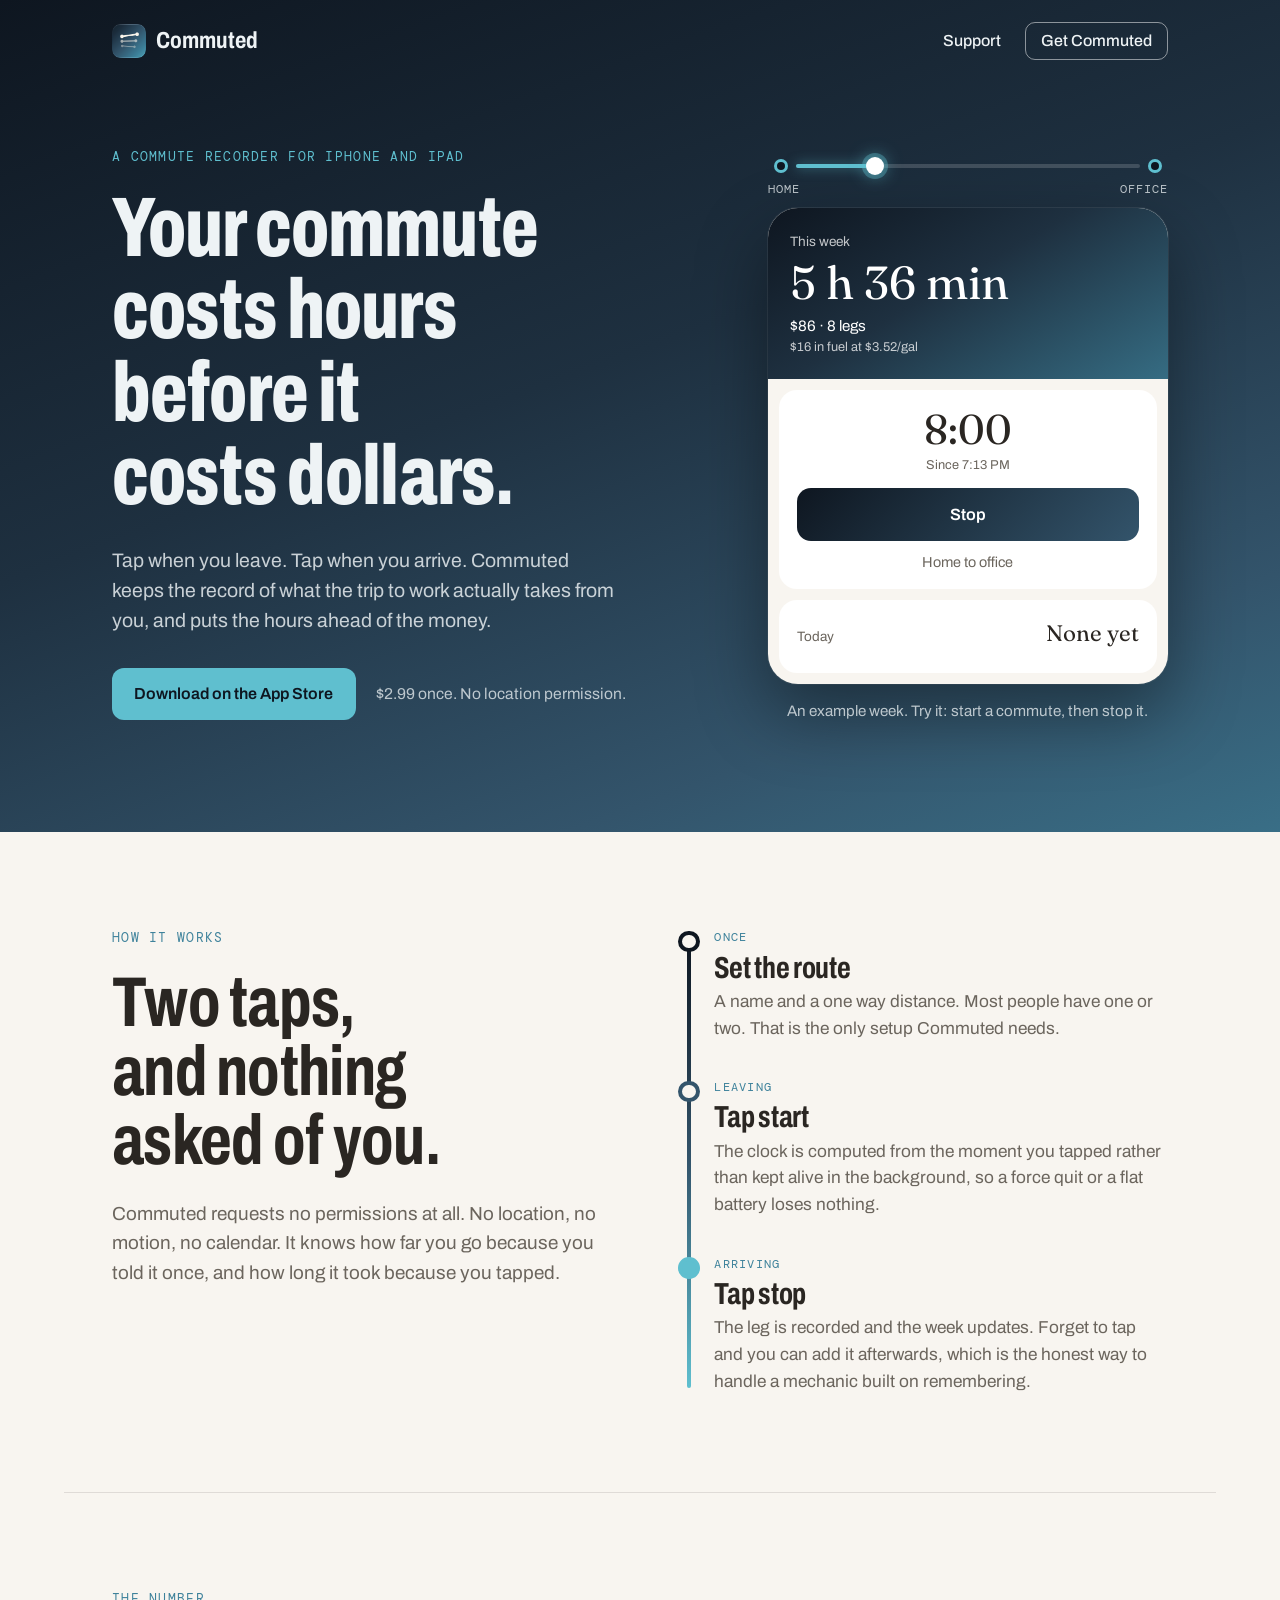
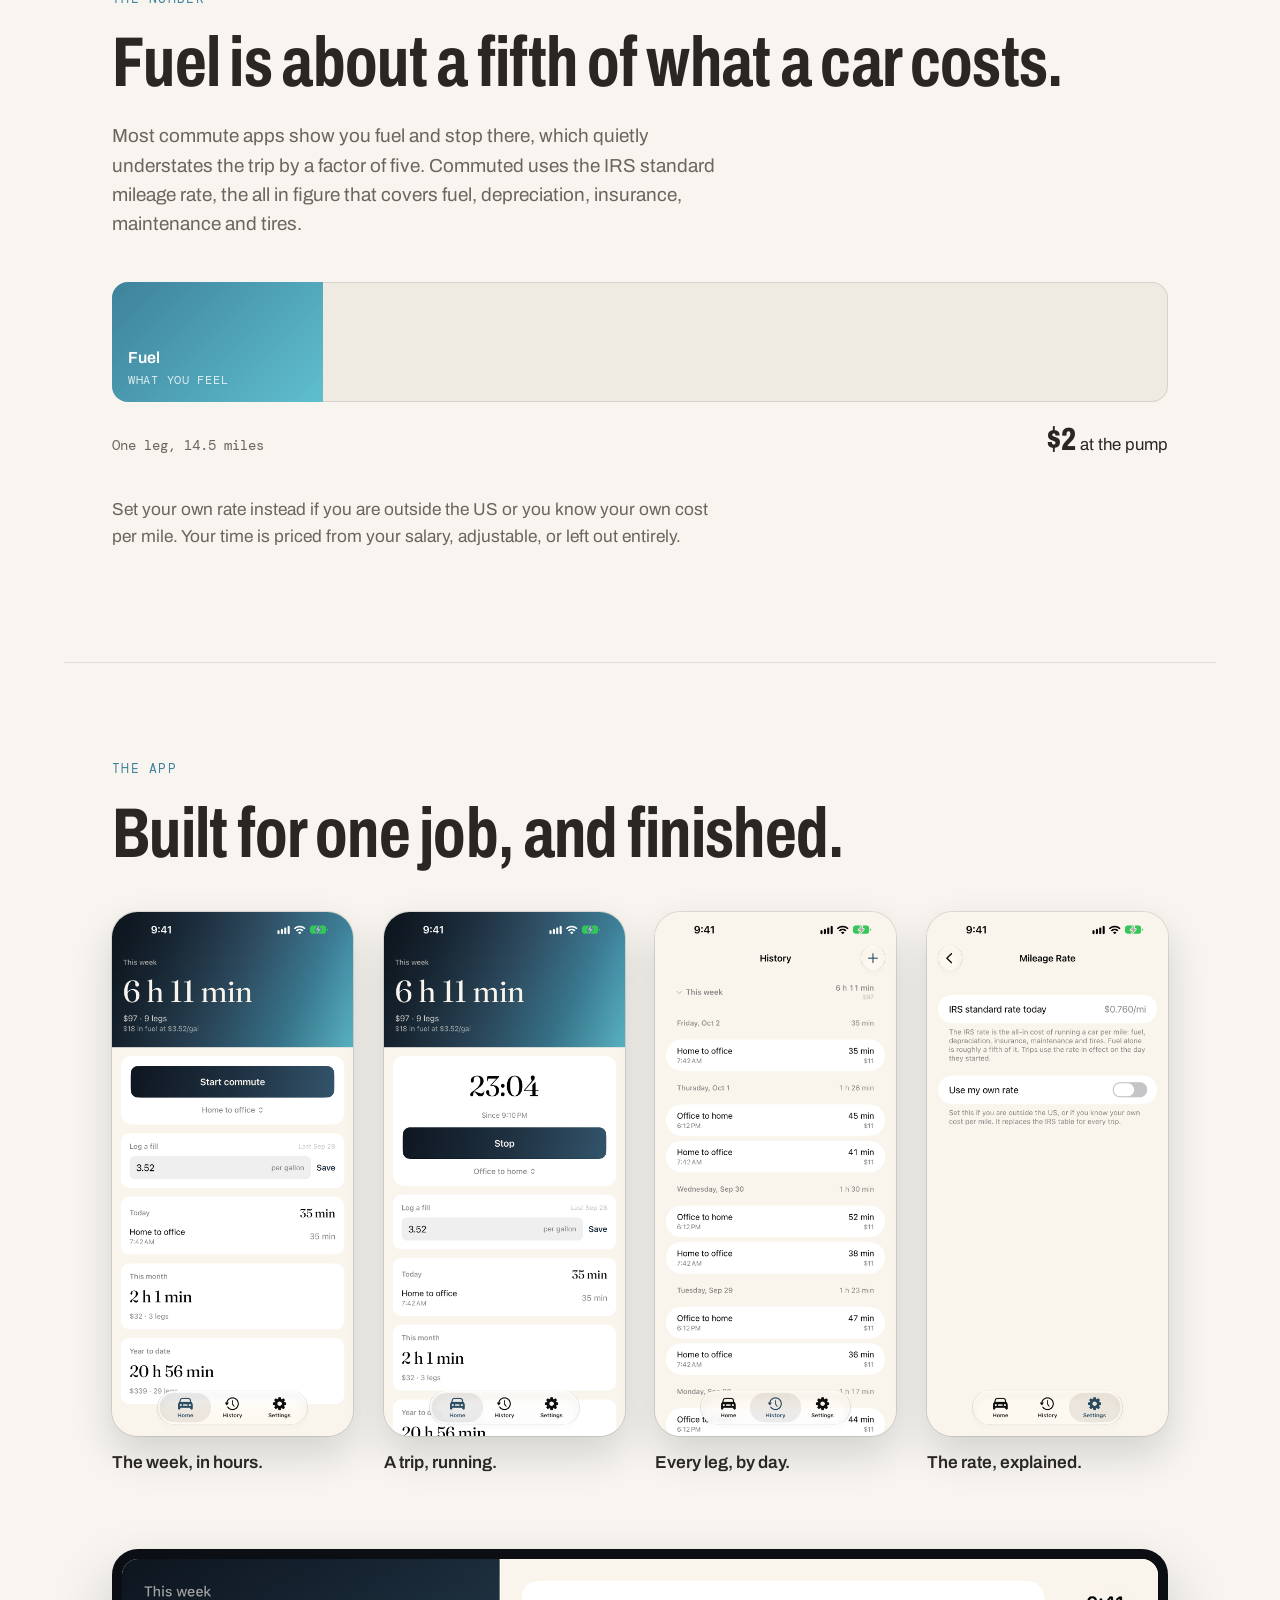
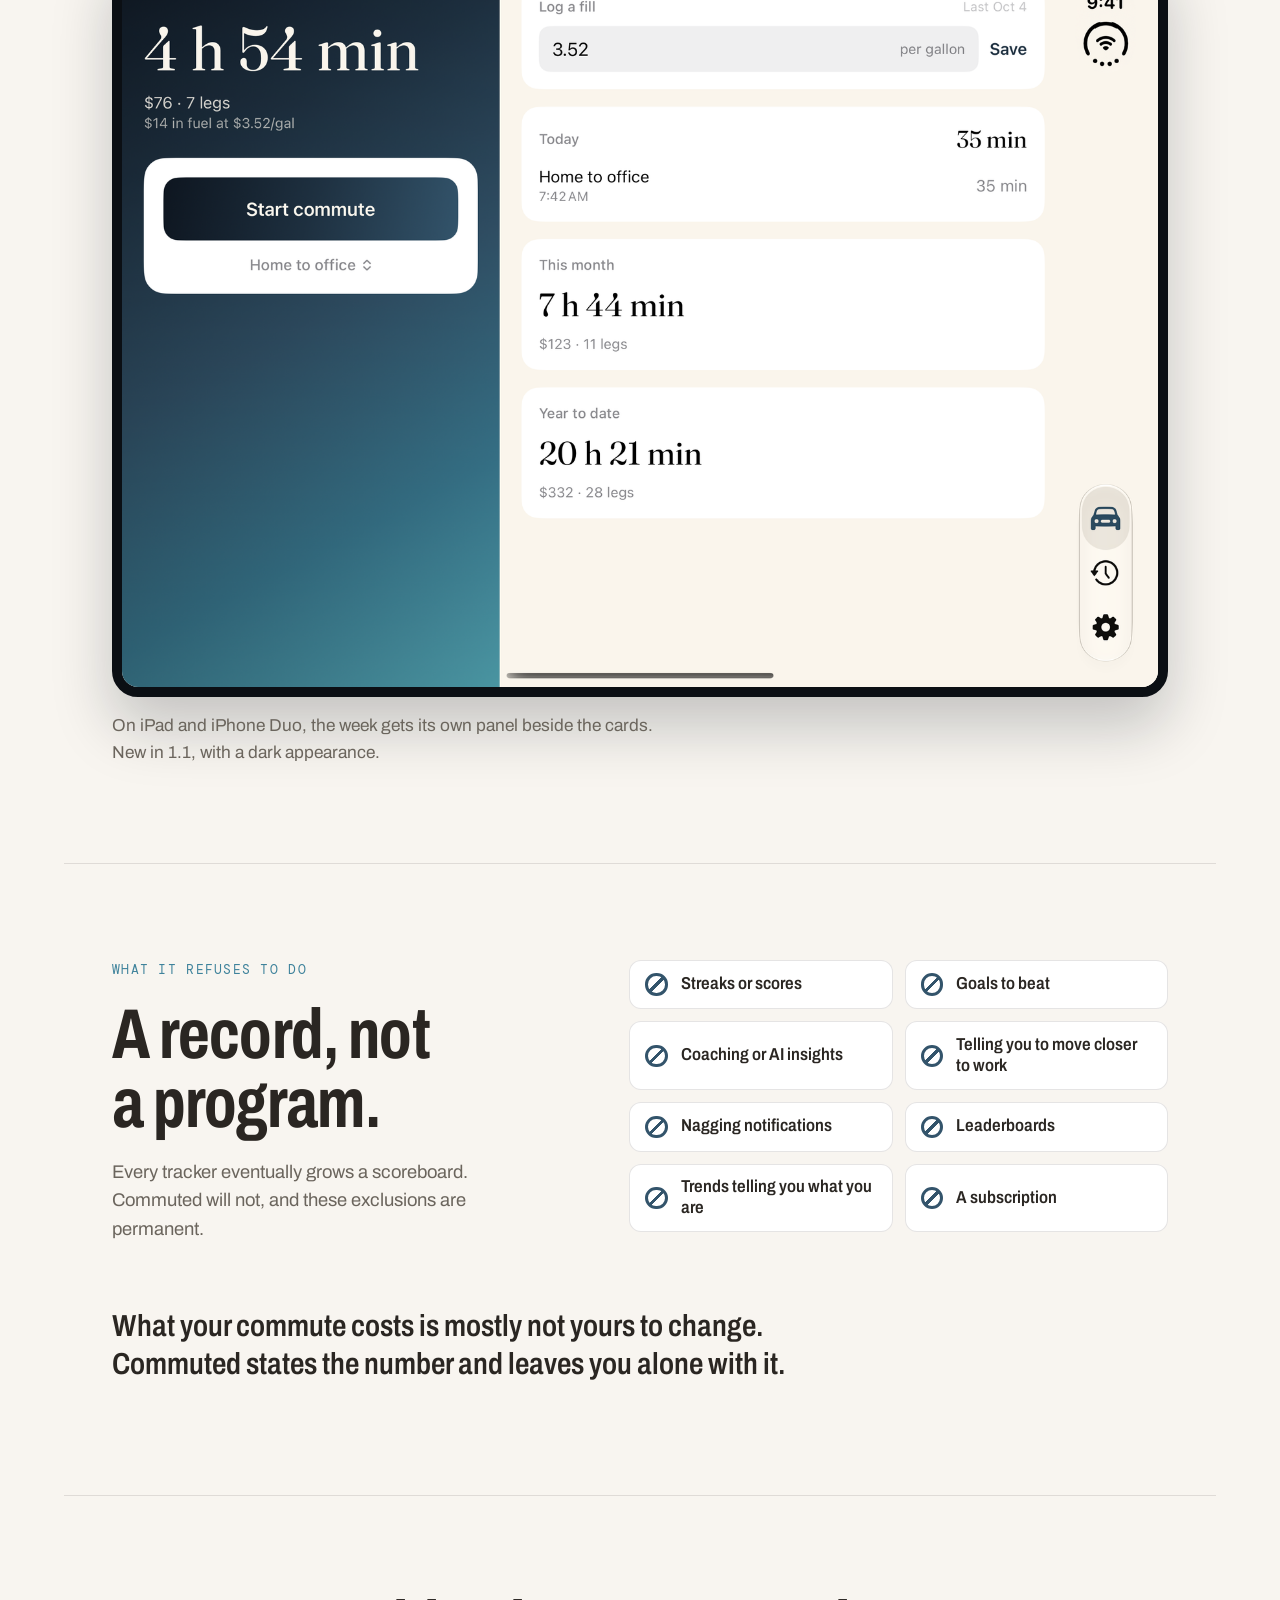
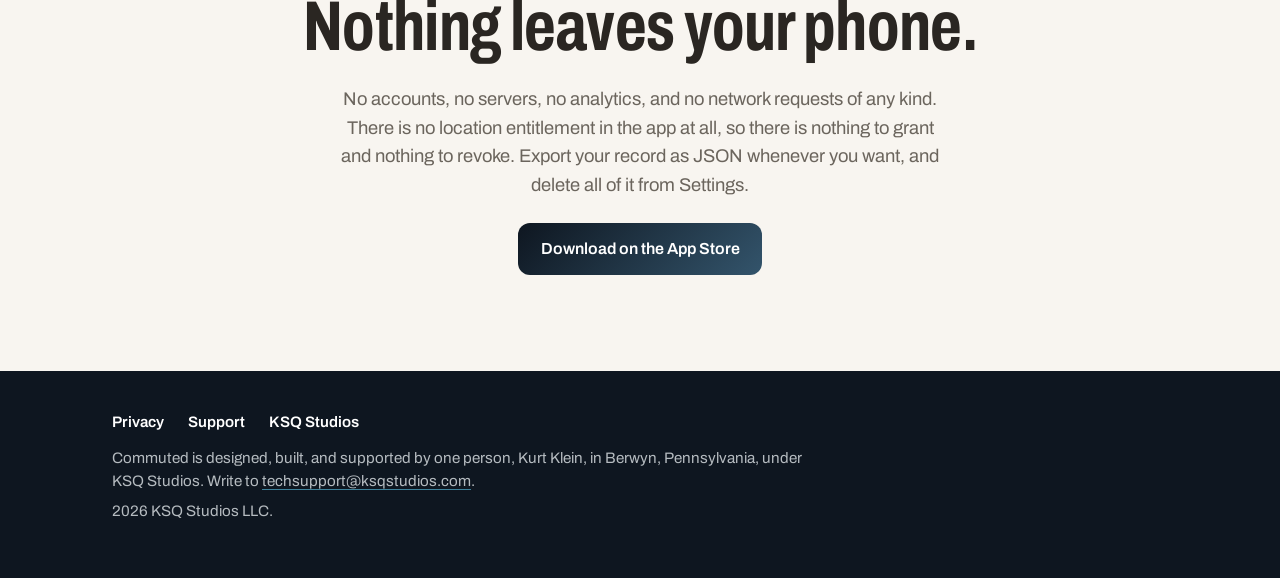
<file: index.html>
<!doctype html>
<html lang="en">
<head>
<meta charset="utf-8">
<meta name="viewport" content="width=device-width, initial-scale=1">
<title>Commuted, what your commute really costs</title>
<meta name="description" content="Commuted records what getting to work costs you, in hours first and dollars second. One tap when you leave, one when you arrive. No location permission, nothing leaves your phone.">
<meta property="og:type" content="website">
<meta property="og:url" content="https://commuted.app">
<meta property="og:title" content="Commuted">
<meta property="og:description" content="Your commute costs hours before it costs dollars.">
<meta property="og:image" content="https://commuted.app/og-image.png">
<meta name="twitter:card" content="summary_large_image">
<link rel="canonical" href="https://commuted.app">
<meta name="theme-color" content="#0e1620">
<link rel="icon" href="/favicon.png">
<link rel="apple-touch-icon" href="/apple-touch-icon.png">
<link rel="preconnect" href="https://fonts.googleapis.com">
<link rel="preconnect" href="https://fonts.gstatic.com" crossorigin>
<link href="https://fonts.googleapis.com/css2?family=Archivo:wdth,wght@62..125,400..800&family=Fraunces:opsz,wght@72,400&family=DM+Mono:wght@400;500&display=swap" rel="stylesheet">
<link rel="stylesheet" href="/styles.css">
<script defer src="/scripts.js"></script>
</head>
<body>

<div class="road">

  <header class="bar">
    <div class="bar-inner">
      <a class="mark" href="/"><img src="/apple-touch-icon.png" alt="" width="34" height="34">Commuted</a>
      <nav aria-label="Site">
        <a href="/support">Support</a>
        <a class="bar-cta" href="https://apps.apple.com/us/app/commuted/id6805281897" rel="noopener">Get Commuted</a>
      </nav>
    </div>
  </header>

  <section class="hero">
    <div class="hero-text">
      <p class="eyebrow">A commute recorder for iPhone and iPad</p>
      <h1>Your commute costs hours before it costs dollars.</h1>
      <p class="lede">
        Tap when you leave. Tap when you arrive. Commuted keeps the record of
        what the trip to work actually takes from you, and puts the hours
        ahead of the money.
      </p>
      <p class="buy">
        <a class="button" href="https://apps.apple.com/us/app/commuted/id6805281897" rel="noopener">Download on the App Store</a>
        <span>$2.99 once. No location permission.</span>
      </p>
    </div>

    <!-- One leg, recorded. The route lights as the trip runs, Stop records
         it, and the week above takes on its hours and its dollars. It plays
         once by itself; after that the buttons are the visitor's. A minute
         of commute passes in a fifth of a second. -->
    <figure class="trip" id="trip">
      <div class="route" aria-hidden="true">
        <span class="stop-dot from"></span>
        <span class="line"><span class="lit" id="lit"></span><span class="car" id="car"></span></span>
        <span class="stop-dot to"></span>
        <span class="stop-name from">Home</span>
        <span class="stop-name to">Office</span>
      </div>

      <div class="phone">
        <div class="week-head">
          <p class="small">This week</p>
          <p class="big"><span id="wk">5 h 36 min</span></p>
          <p class="money"><span id="wk-cost">$86</span> · <span id="wk-legs">8</span> legs</p>
          <p class="fuel"><span id="wk-fuel">$16</span> in fuel at $3.52/gal</p>
        </div>
        <div class="card control">
          <p class="clock" id="clock" hidden>0:00</p>
          <p class="since" id="since" hidden>Since 7:42 AM</p>
          <button type="button" class="go" id="go">Start commute</button>
          <p class="which">Home to office</p>
        </div>
        <div class="card today">
          <div class="today-head"><p>Today</p><p class="serif" id="today-total">None yet</p></div>
          <div class="legs" id="legs"></div>
        </div>
      </div>
      <figcaption>An example week. Try it: start a commute, then stop it.</figcaption>
    </figure>
  </section>

</div>

<main>

  <!-- How it works, set as a route with three stops. -->
  <section class="how">
    <div class="how-text">
      <p class="eyebrow dark">How it works</p>
      <h2>Two taps, and nothing asked of you.</h2>
      <p class="lede-dark">
        Commuted requests no permissions at all. No location, no motion, no
        calendar. It knows how far you go because you told it once, and how
        long it took because you tapped.
      </p>
    </div>
    <ol class="stations">
      <li>
        <p class="when">Once</p>
        <h3>Set the route</h3>
        <p>A name and a one way distance. Most people have one or two. That is the only setup Commuted needs.</p>
      </li>
      <li>
        <p class="when">Leaving</p>
        <h3>Tap start</h3>
        <p>The clock is computed from the moment you tapped rather than kept alive in the background, so a force quit or a flat battery loses nothing.</p>
      </li>
      <li>
        <p class="when">Arriving</p>
        <h3>Tap stop</h3>
        <p>The leg is recorded and the week updates. Forget to tap and you can add it afterwards, which is the honest way to handle a mechanic built on remembering.</p>
      </li>
    </ol>
  </section>

  <!-- The number. The fuel share fills first, the part you feel at the
       pump; then the rest of the leg's real cost fills in behind it. -->
  <section class="number" id="number">
    <p class="eyebrow dark">The number</p>
    <h2>Fuel is about a fifth of what a car costs.</h2>
    <p class="lede-dark">
      Most commute apps show you fuel and stop there, which quietly
      understates the trip by a factor of five. Commuted uses the IRS
      standard mileage rate, the all in figure that covers fuel,
      depreciation, insurance, maintenance and tires.
    </p>
    <div class="cost">
      <div class="cost-bar">
        <span class="part p-fuel"><b>Fuel</b><i>what you feel</i></span>
        <span class="part p-rest"><b>Depreciation, insurance, maintenance, tires</b><i>what you pay anyway</i></span>
      </div>
      <div class="cost-scale"><span>One leg, 14.5 miles</span><span class="cost-total"><span id="cost-num">$2</span> <span id="cost-label">at the pump</span></span></div>
    </div>
    <p class="note">
      Set your own rate instead if you are outside the US or you know your
      own cost per mile. Your time is priced from your salary, adjustable, or
      left out entirely.
    </p>
  </section>

  <section class="app">
    <p class="eyebrow dark">The app</p>
    <h2>Built for one job, and finished.</h2>
    <div class="shots">
      <figure><img src="/images/01.png" alt="Home: this week at 6 hours 11 minutes, $97 across 9 legs, with Start commute below." width="900" height="1955" loading="lazy"><figcaption>The week, in hours.</figcaption></figure>
      <figure><img src="/images/02.png" alt="A commute running: 23 minutes 4 seconds since 9:10 PM, with Stop." width="900" height="1955" loading="lazy"><figcaption>A trip, running.</figcaption></figure>
      <figure><img src="/images/03.png" alt="History grouped by day, each leg with its minutes and dollars." width="900" height="1955" loading="lazy"><figcaption>Every leg, by day.</figcaption></figure>
      <figure><img src="/images/04.png" alt="The mileage rate screen explaining what the IRS standard rate covers." width="900" height="1955" loading="lazy"><figcaption>The rate, explained.</figcaption></figure>
    </div>
    <figure class="duo">
      <img src="/images/duo.png" alt="Commuted on the unfolded iPhone Duo: the week at 4 hours 54 minutes in the gradient panel, with today, this month and year to date beside it." width="1600" height="1125" loading="lazy">
      <figcaption>On iPad and iPhone Duo, the week gets its own panel beside the cards. New in 1.1, with a dark appearance.</figcaption>
    </figure>
  </section>

  <section class="refuse">
    <div class="refuse-text">
      <p class="eyebrow">What it refuses to do</p>
      <h2>A record, not a program.</h2>
      <p>Every tracker eventually grows a scoreboard. Commuted will not, and these exclusions are permanent.</p>
    </div>
    <ul class="signs">
      <li>Streaks or scores</li>
      <li>Goals to beat</li>
      <li>Coaching or AI insights</li>
      <li>Telling you to move closer to work</li>
      <li>Nagging notifications</li>
      <li>Leaderboards</li>
      <li>Trends telling you what you are</li>
      <li>A subscription</li>
    </ul>
    <p class="close">What your commute costs is mostly not yours to change. Commuted states the number and leaves you alone with it.</p>
  </section>

  <section class="private">
    <h2>Nothing leaves your phone.</h2>
    <p>
      No accounts, no servers, no analytics, and no network requests of any
      kind. There is no location entitlement in the app at all, so there is
      nothing to grant and nothing to revoke. Export your record as JSON
      whenever you want, and delete all of it from Settings.
    </p>
    <p class="buy">
      <a class="button" href="https://apps.apple.com/us/app/commuted/id6805281897" rel="noopener">Download on the App Store</a>
    </p>
  </section>

</main>

<footer class="foot">
  <div class="foot-inner">
    <nav aria-label="Footer">
      <a href="/privacy">Privacy</a>
      <a href="/support">Support</a>
      <a href="https://ksqstudios.com">KSQ Studios</a>
    </nav>
    <p>Commuted is designed, built, and supported by one person, Kurt Klein, in Berwyn, Pennsylvania, under KSQ Studios. Write to <a href="mailto:techsupport@ksqstudios.com">techsupport@ksqstudios.com</a>.</p>
    <p>2026 KSQ Studios LLC.</p>
  </div>
</footer>

</body>
</html>
</file>
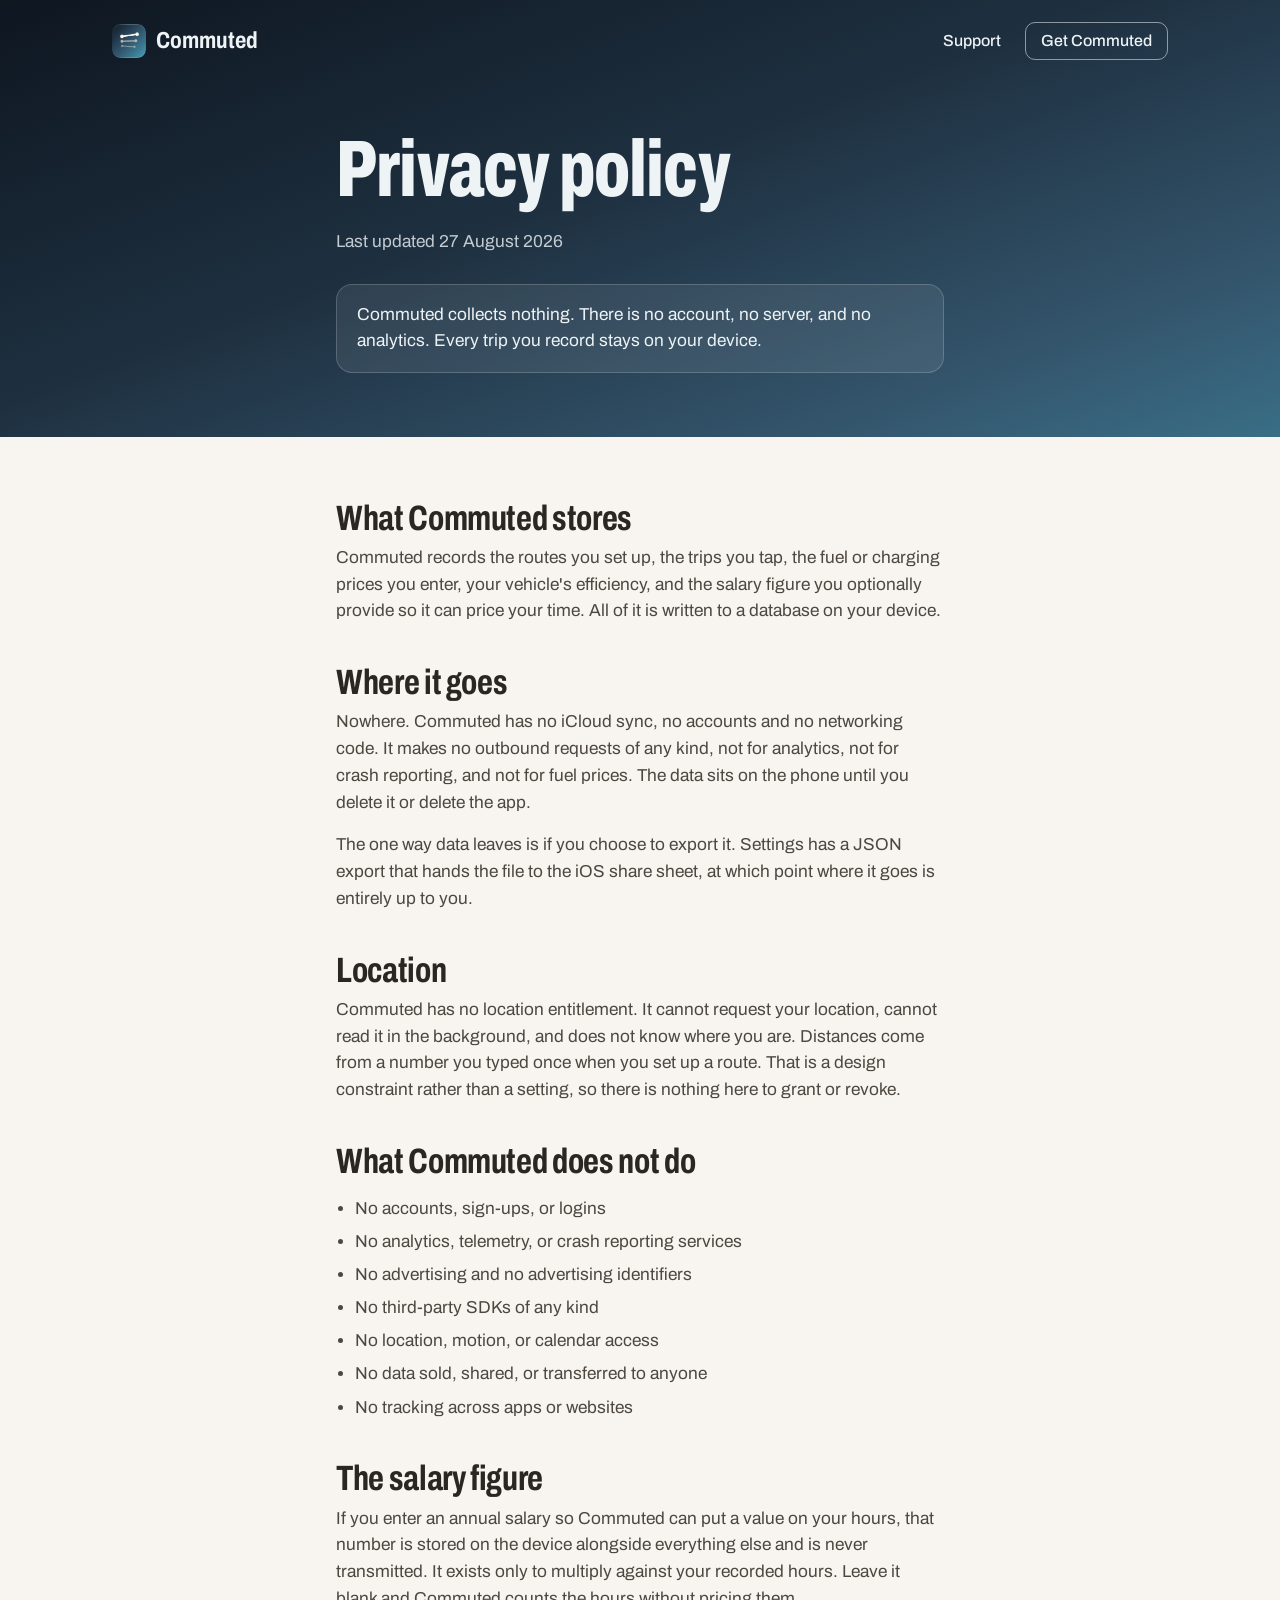
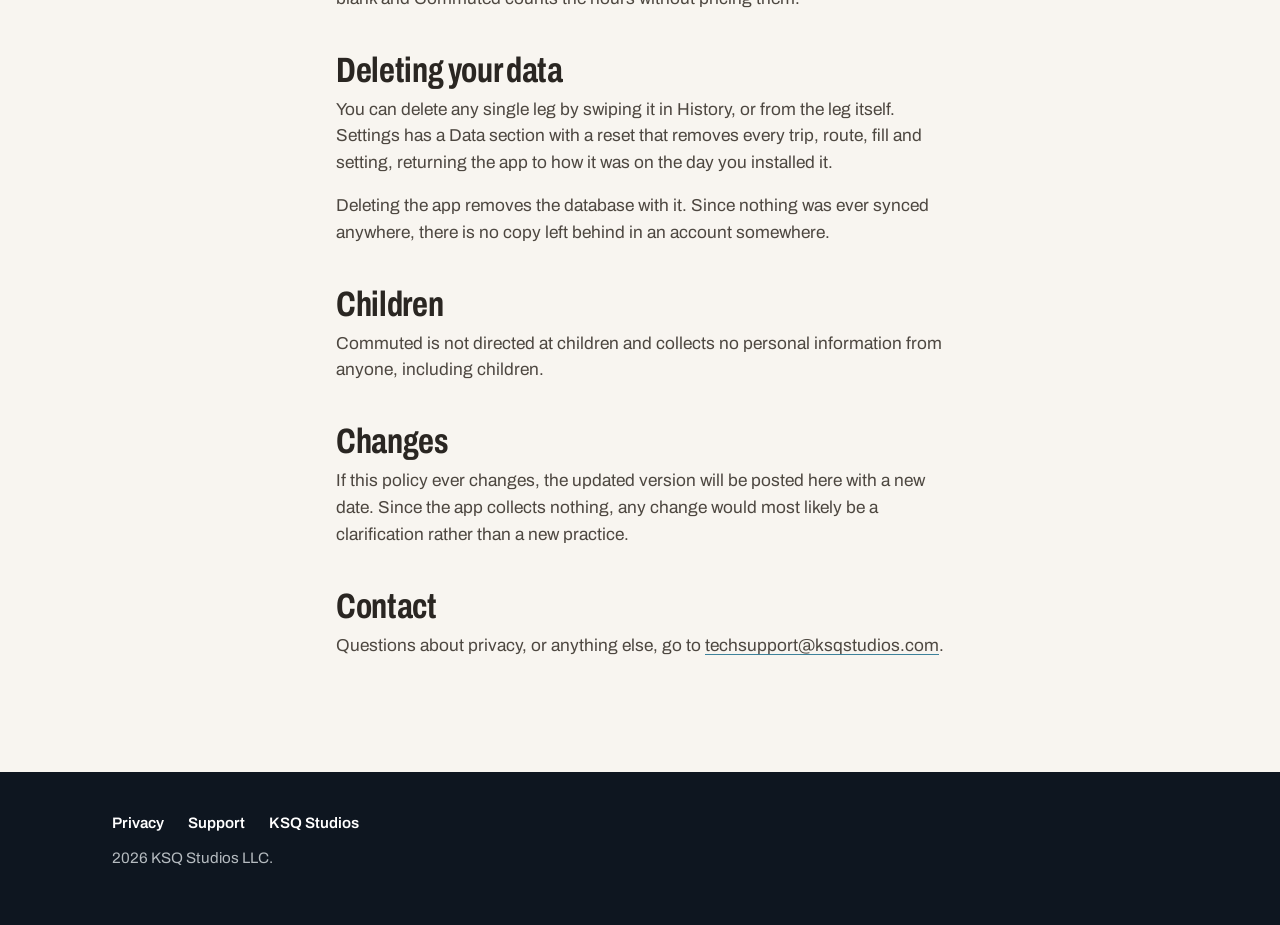
<file: privacy.html>
<!DOCTYPE html>
<html lang="en">
<head>
<meta charset="utf-8">
<meta name="viewport" content="width=device-width, initial-scale=1">
<title>Privacy policy, Commuted</title>
<meta name="description" content="Commuted collects nothing. Your record stays on your device and the app makes no network requests.">
<meta name="robots" content="index, follow">
<meta name="theme-color" content="#0e1620">
<link rel="icon" href="/favicon.png">
<link rel="apple-touch-icon" href="/apple-touch-icon.png">
<link rel="canonical" href="https://commuted.app/privacy">
<link rel="preconnect" href="https://fonts.googleapis.com">
<link rel="preconnect" href="https://fonts.gstatic.com" crossorigin>
<link href="https://fonts.googleapis.com/css2?family=Archivo:wdth,wght@62..125,400..800&family=Fraunces:opsz,wght@72,400&family=DM+Mono:wght@400;500&display=swap" rel="stylesheet">
<link rel="stylesheet" href="/styles.css">
</head>
<body class="doc-page">

<div class="road">

  <header class="bar">
    <div class="bar-inner">
      <a class="mark" href="/"><img src="/apple-touch-icon.png" alt="" width="34" height="34">Commuted</a>
      <nav aria-label="Site">
        <a href="/support">Support</a>
        <a class="bar-cta" href="https://apps.apple.com/us/app/commuted/id6805281897" rel="noopener">Get Commuted</a>
      </nav>
    </div>
  </header>

  <div class="doc-head">
  <h1>Privacy policy</h1>
  <p class="updated">Last updated 27 August 2026</p>

  <div class="card-accent">
    <p>Commuted collects nothing. There is no account, no server, and no analytics. Every trip you record stays on your device.</p>
  </div>
  </div>

</div>

<main class="doc">
  <h2>What Commuted stores</h2>
  <p>Commuted records the routes you set up, the trips you tap, the fuel or charging prices you enter, your vehicle's efficiency, and the salary figure you optionally provide so it can price your time. All of it is written to a database on your device.</p>

  <h2>Where it goes</h2>
  <p>Nowhere. Commuted has no iCloud sync, no accounts and no networking code. It makes no outbound requests of any kind, not for analytics, not for crash reporting, and not for fuel prices. The data sits on the phone until you delete it or delete the app.</p>
  <p>The one way data leaves is if you choose to export it. Settings has a JSON export that hands the file to the iOS share sheet, at which point where it goes is entirely up to you.</p>

  <h2>Location</h2>
  <p>Commuted has no location entitlement. It cannot request your location, cannot read it in the background, and does not know where you are. Distances come from a number you typed once when you set up a route. That is a design constraint rather than a setting, so there is nothing here to grant or revoke.</p>

  <h2>What Commuted does not do</h2>
  <ul>
    <li>No accounts, sign-ups, or logins</li>
    <li>No analytics, telemetry, or crash reporting services</li>
    <li>No advertising and no advertising identifiers</li>
    <li>No third-party SDKs of any kind</li>
    <li>No location, motion, or calendar access</li>
    <li>No data sold, shared, or transferred to anyone</li>
    <li>No tracking across apps or websites</li>
  </ul>

  <h2>The salary figure</h2>
  <p>If you enter an annual salary so Commuted can put a value on your hours, that number is stored on the device alongside everything else and is never transmitted. It exists only to multiply against your recorded hours. Leave it blank and Commuted counts the hours without pricing them.</p>

  <h2>Deleting your data</h2>
  <p>You can delete any single leg by swiping it in History, or from the leg itself. Settings has a Data section with a reset that removes every trip, route, fill and setting, returning the app to how it was on the day you installed it.</p>
  <p>Deleting the app removes the database with it. Since nothing was ever synced anywhere, there is no copy left behind in an account somewhere.</p>

  <h2>Children</h2>
  <p>Commuted is not directed at children and collects no personal information from anyone, including children.</p>

  <h2>Changes</h2>
  <p>If this policy ever changes, the updated version will be posted here with a new date. Since the app collects nothing, any change would most likely be a clarification rather than a new practice.</p>

  <h2>Contact</h2>
  <p>Questions about privacy, or anything else, go to <a href="mailto:techsupport@ksqstudios.com">techsupport@ksqstudios.com</a>.</p>
</main>

<footer class="foot">
  <div class="foot-inner">
    <nav aria-label="Footer">
      <a href="/privacy">Privacy</a>
      <a href="/support">Support</a>
      <a href="https://ksqstudios.com">KSQ Studios</a>
    </nav>
    <p>2026 KSQ Studios LLC.</p>
  </div>
</footer>

</body>
</html>
</file>
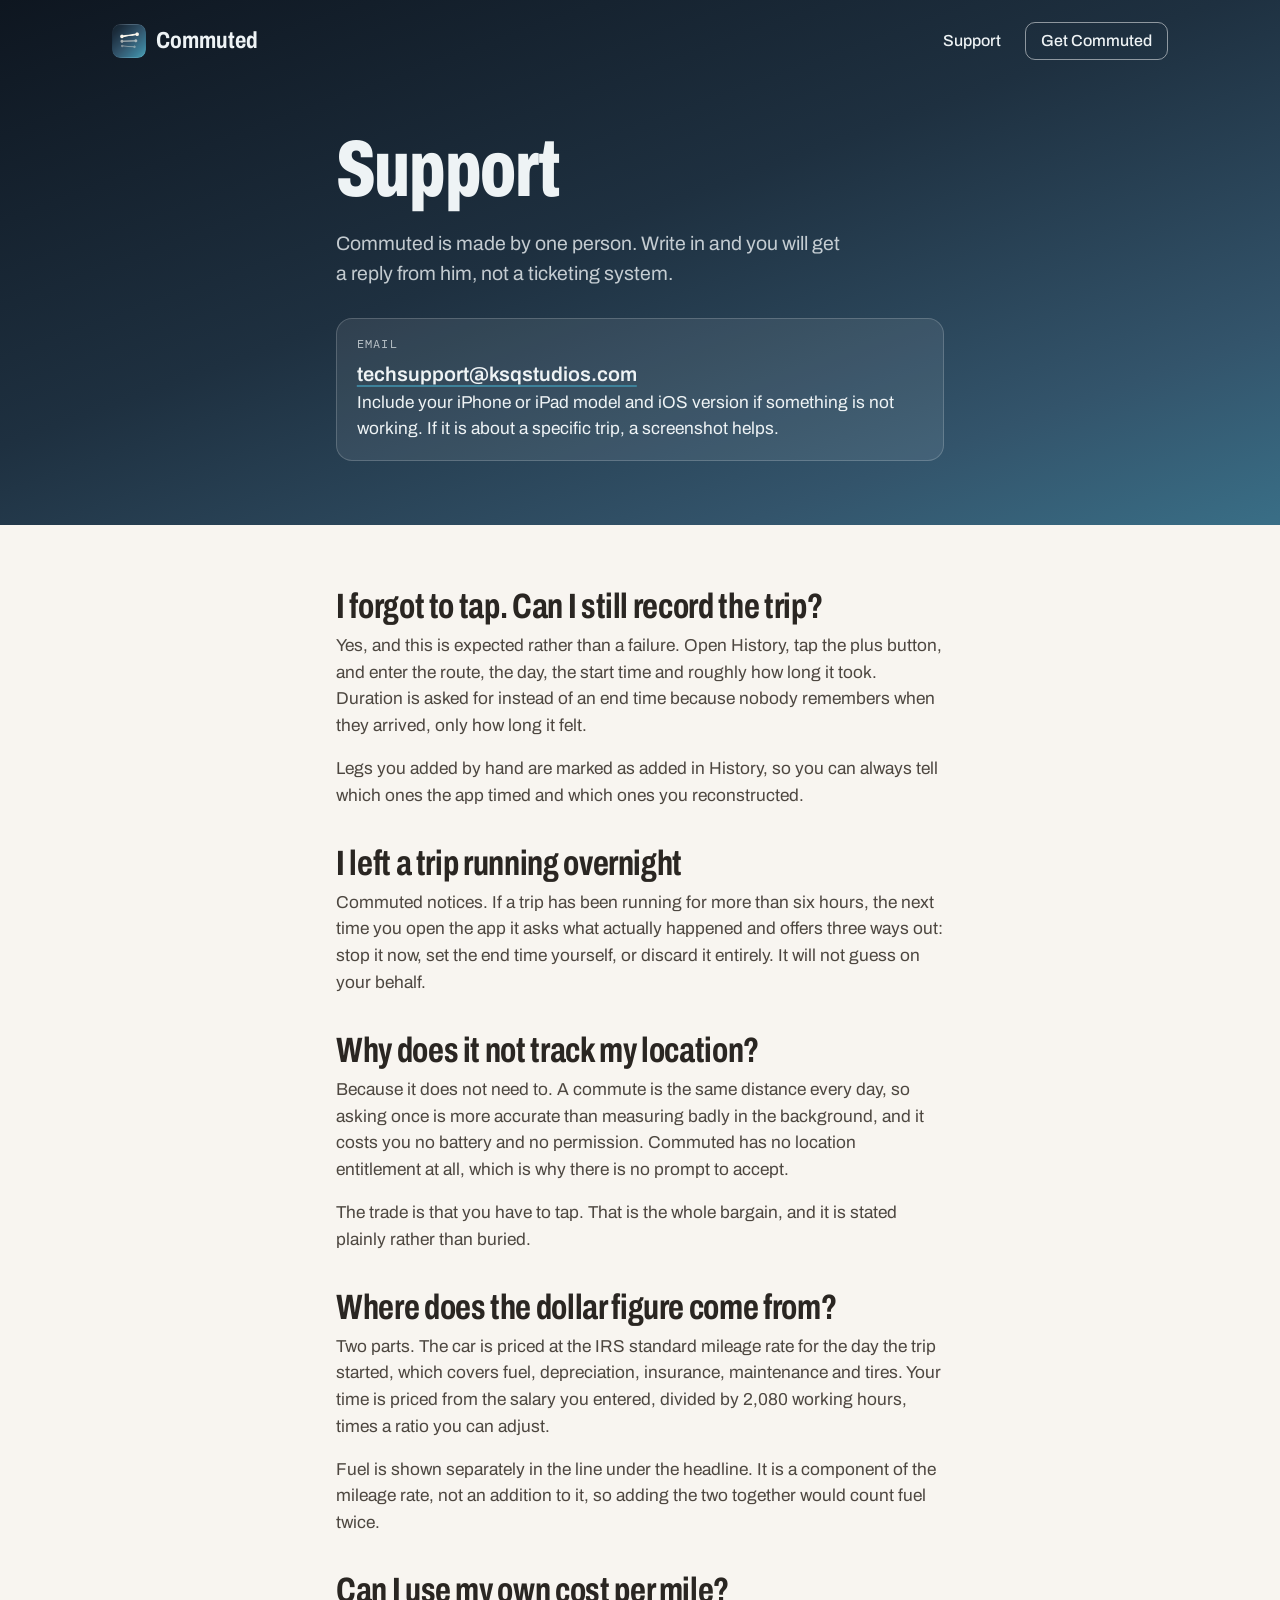
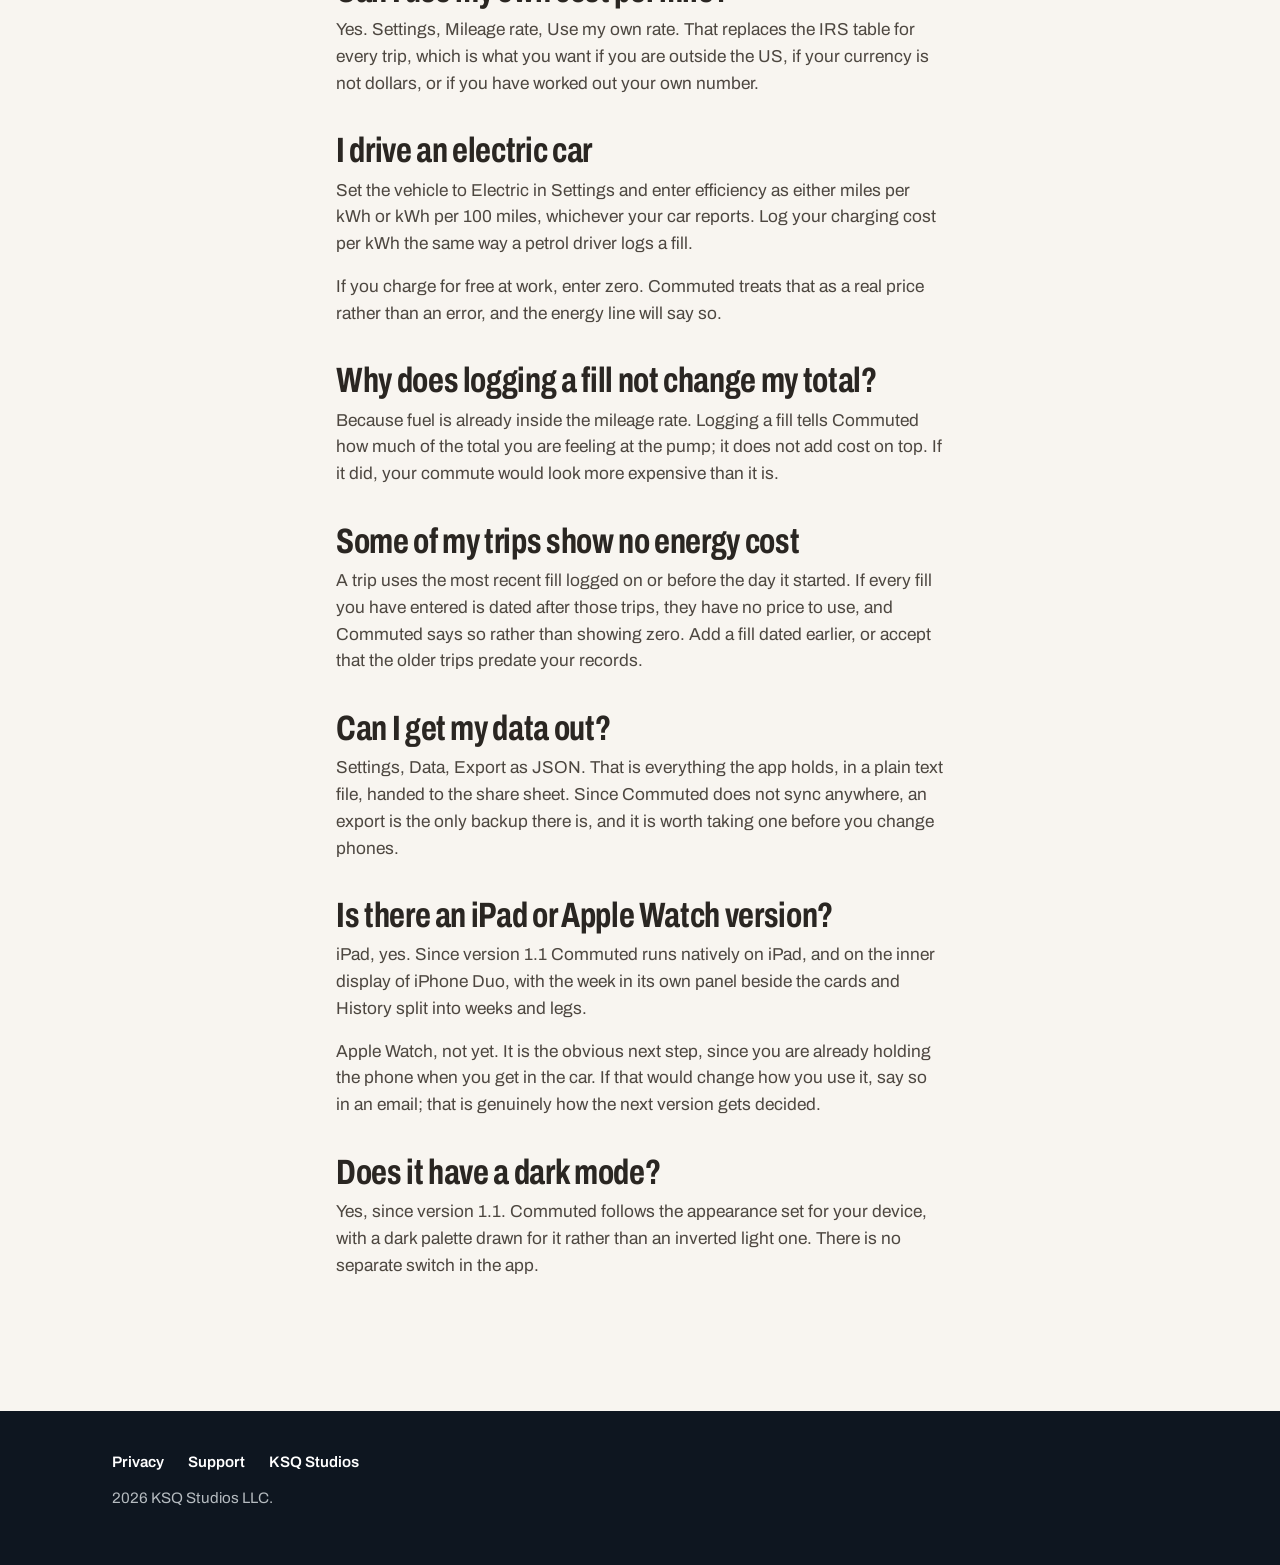
<file: support.html>
<!DOCTYPE html>
<html lang="en">
<head>
<meta charset="utf-8">
<meta name="viewport" content="width=device-width, initial-scale=1">
<title>Support, Commuted</title>
<meta name="description" content="Help with Commuted: routes, missed taps, fuel prices, electric vehicles, and how to get in touch.">
<meta name="theme-color" content="#0e1620">
<link rel="icon" href="/favicon.png">
<link rel="apple-touch-icon" href="/apple-touch-icon.png">
<link rel="canonical" href="https://commuted.app/support">
<link rel="preconnect" href="https://fonts.googleapis.com">
<link rel="preconnect" href="https://fonts.gstatic.com" crossorigin>
<link href="https://fonts.googleapis.com/css2?family=Archivo:wdth,wght@62..125,400..800&family=Fraunces:opsz,wght@72,400&family=DM+Mono:wght@400;500&display=swap" rel="stylesheet">
<link rel="stylesheet" href="/styles.css">
</head>
<body class="doc-page">

<div class="road">

  <header class="bar">
    <div class="bar-inner">
      <a class="mark" href="/"><img src="/apple-touch-icon.png" alt="" width="34" height="34">Commuted</a>
      <nav aria-label="Site">
        <a href="/support">Support</a>
        <a class="bar-cta" href="https://apps.apple.com/us/app/commuted/id6805281897" rel="noopener">Get Commuted</a>
      </nav>
    </div>
  </header>

  <div class="doc-head">
  <h1>Support</h1>
  <p class="lede">Commuted is made by one person. Write in and you will get a reply from him, not a ticketing system.</p>

  <div class="contact-card">
    <p class="label">Email</p>
    <a href="mailto:techsupport@ksqstudios.com">techsupport@ksqstudios.com</a>
    <p>Include your iPhone or iPad model and iOS version if something is not working. If it is about a specific trip, a screenshot helps.</p>
  </div>
  </div>

</div>

<main class="doc">

  <div class="qa">
    <h2>I forgot to tap. Can I still record the trip?</h2>
    <p>Yes, and this is expected rather than a failure. Open History, tap the plus button, and enter the route, the day, the start time and roughly how long it took. Duration is asked for instead of an end time because nobody remembers when they arrived, only how long it felt.</p>
    <p>Legs you added by hand are marked as added in History, so you can always tell which ones the app timed and which ones you reconstructed.</p>
  </div>

  <div class="qa">
    <h2>I left a trip running overnight</h2>
    <p>Commuted notices. If a trip has been running for more than six hours, the next time you open the app it asks what actually happened and offers three ways out: stop it now, set the end time yourself, or discard it entirely. It will not guess on your behalf.</p>
  </div>

  <div class="qa">
    <h2>Why does it not track my location?</h2>
    <p>Because it does not need to. A commute is the same distance every day, so asking once is more accurate than measuring badly in the background, and it costs you no battery and no permission. Commuted has no location entitlement at all, which is why there is no prompt to accept.</p>
    <p>The trade is that you have to tap. That is the whole bargain, and it is stated plainly rather than buried.</p>
  </div>

  <div class="qa">
    <h2>Where does the dollar figure come from?</h2>
    <p>Two parts. The car is priced at the IRS standard mileage rate for the day the trip started, which covers fuel, depreciation, insurance, maintenance and tires. Your time is priced from the salary you entered, divided by 2,080 working hours, times a ratio you can adjust.</p>
    <p>Fuel is shown separately in the line under the headline. It is a component of the mileage rate, not an addition to it, so adding the two together would count fuel twice.</p>
  </div>

  <div class="qa">
    <h2>Can I use my own cost per mile?</h2>
    <p>Yes. Settings, Mileage rate, Use my own rate. That replaces the IRS table for every trip, which is what you want if you are outside the US, if your currency is not dollars, or if you have worked out your own number.</p>
  </div>

  <div class="qa">
    <h2>I drive an electric car</h2>
    <p>Set the vehicle to Electric in Settings and enter efficiency as either miles per kWh or kWh per 100 miles, whichever your car reports. Log your charging cost per kWh the same way a petrol driver logs a fill.</p>
    <p>If you charge for free at work, enter zero. Commuted treats that as a real price rather than an error, and the energy line will say so.</p>
  </div>

  <div class="qa">
    <h2>Why does logging a fill not change my total?</h2>
    <p>Because fuel is already inside the mileage rate. Logging a fill tells Commuted how much of the total you are feeling at the pump; it does not add cost on top. If it did, your commute would look more expensive than it is.</p>
  </div>

  <div class="qa">
    <h2>Some of my trips show no energy cost</h2>
    <p>A trip uses the most recent fill logged on or before the day it started. If every fill you have entered is dated after those trips, they have no price to use, and Commuted says so rather than showing zero. Add a fill dated earlier, or accept that the older trips predate your records.</p>
  </div>

  <div class="qa">
    <h2>Can I get my data out?</h2>
    <p>Settings, Data, Export as JSON. That is everything the app holds, in a plain text file, handed to the share sheet. Since Commuted does not sync anywhere, an export is the only backup there is, and it is worth taking one before you change phones.</p>
  </div>

  <div class="qa">
    <h2>Is there an iPad or Apple Watch version?</h2>
    <p>iPad, yes. Since version 1.1 Commuted runs natively on iPad, and on the inner display of iPhone Duo, with the week in its own panel beside the cards and History split into weeks and legs.</p>
    <p>Apple Watch, not yet. It is the obvious next step, since you are already holding the phone when you get in the car. If that would change how you use it, say so in an email; that is genuinely how the next version gets decided.</p>
  </div>

  <div class="qa">
    <h2>Does it have a dark mode?</h2>
    <p>Yes, since version 1.1. Commuted follows the appearance set for your device, with a dark palette drawn for it rather than an inverted light one. There is no separate switch in the app.</p>
  </div>

</main>

<footer class="foot">
  <div class="foot-inner">
    <nav aria-label="Footer">
      <a href="/privacy">Privacy</a>
      <a href="/support">Support</a>
      <a href="https://ksqstudios.com">KSQ Studios</a>
    </nav>
    <p>2026 KSQ Studios LLC.</p>
  </div>
</footer>

</body>
</html>
</file>
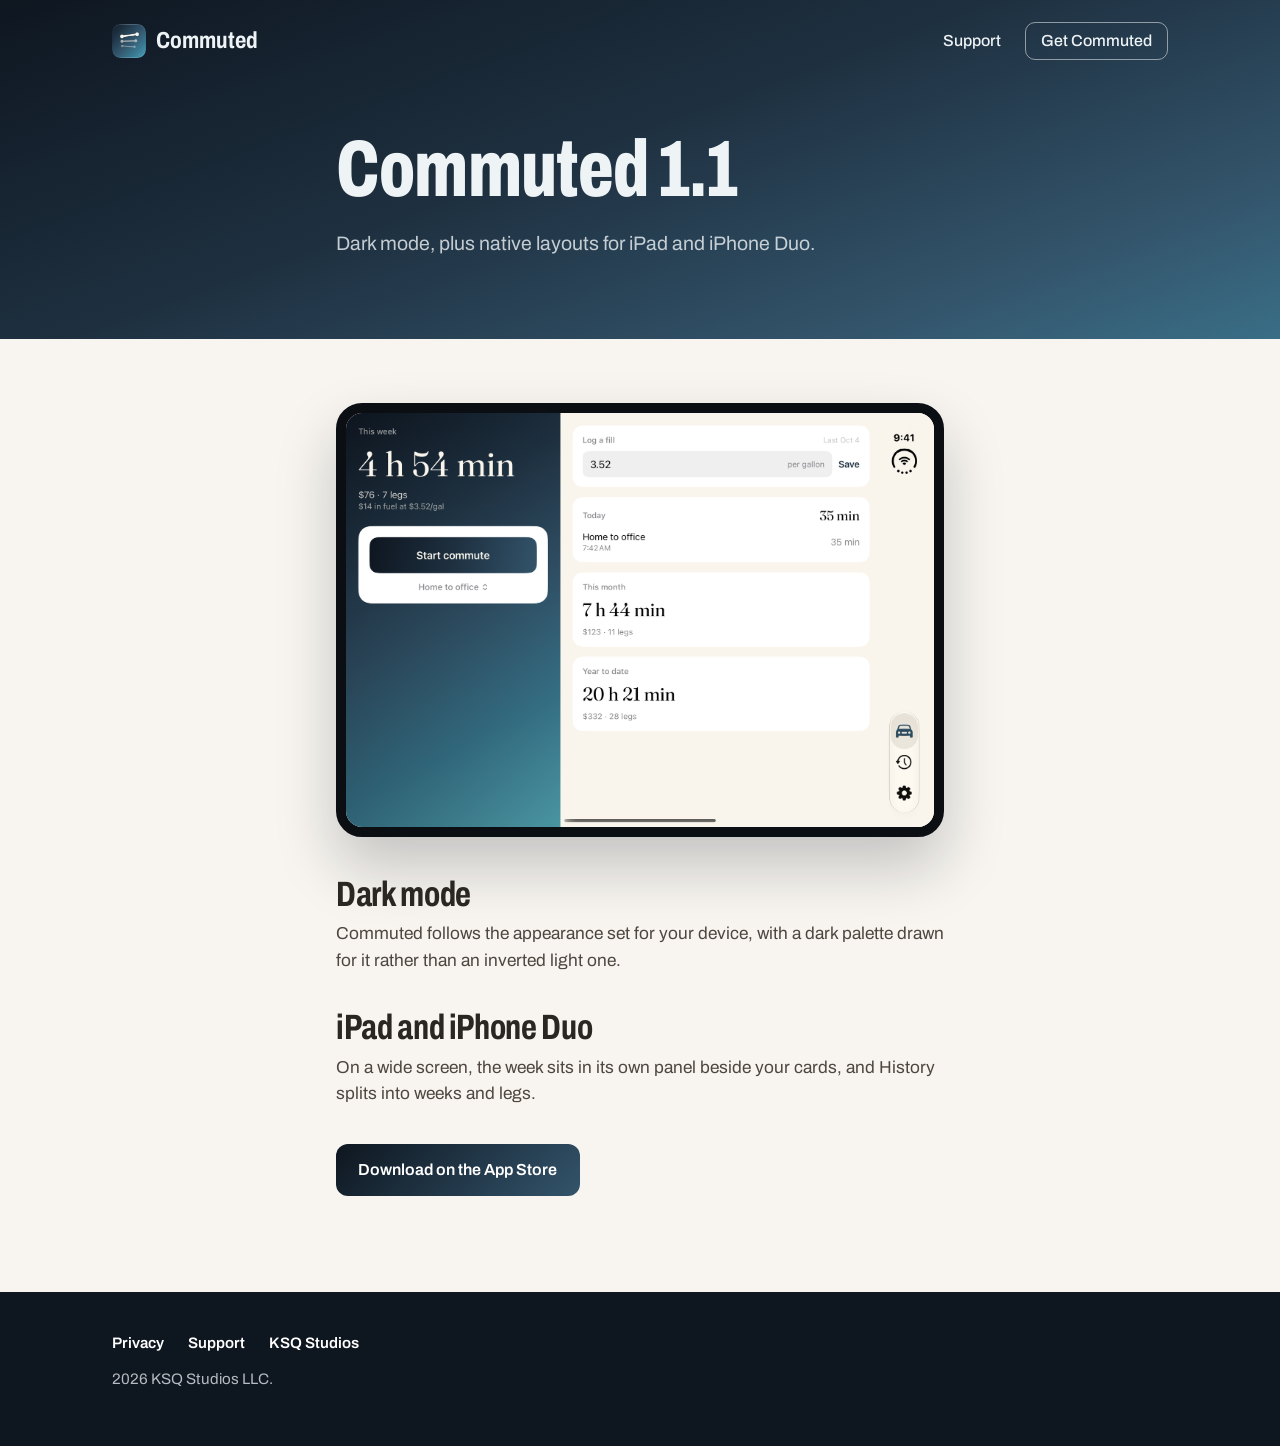
<file: event/duo.html>
<!DOCTYPE html>
<html lang="en">
<head>
<meta charset="utf-8">
<meta name="viewport" content="width=device-width, initial-scale=1">
<title>Commuted 1.1</title>
<meta name="description" content="Commuted 1.1 adds dark mode, plus native layouts for iPad and iPhone Duo.">
<meta name="theme-color" content="#0e1620">
<link rel="icon" href="/favicon.png">
<link rel="apple-touch-icon" href="/apple-touch-icon.png">
<link rel="canonical" href="https://commuted.app/event/duo">
<meta name="robots" content="noindex">
<link rel="preconnect" href="https://fonts.googleapis.com">
<link rel="preconnect" href="https://fonts.gstatic.com" crossorigin>
<link href="https://fonts.googleapis.com/css2?family=Archivo:wdth,wght@62..125,400..800&family=Fraunces:opsz,wght@72,400&family=DM+Mono:wght@400;500&display=swap" rel="stylesheet">
<link rel="stylesheet" href="/styles.css">
</head>
<body class="doc-page">

<!--
  Fallback for the v1.1 In-App Event link. With Commuted installed, iOS
  hands https://commuted.app/event/duo to the app and this page is never
  seen. Without it, this is what loads, so it says what is new and sends
  the reader to the App Store. No scripts and no fades: it must read
  correctly the instant it paints.
-->

<div class="road">

  <header class="bar">
    <div class="bar-inner">
      <a class="mark" href="/"><img src="/apple-touch-icon.png" alt="" width="34" height="34">Commuted</a>
      <nav aria-label="Site">
        <a href="/support">Support</a>
        <a class="bar-cta" href="https://apps.apple.com/us/app/commuted/id6805281897" rel="noopener">Get Commuted</a>
      </nav>
    </div>
  </header>

  <div class="doc-head">
  <h1>Commuted 1.1</h1>
  <p class="lede">Dark mode, plus native layouts for iPad and iPhone Duo.</p>
  </div>

</div>

<main class="doc">
  <figure class="duo">
    <img src="/images/duo.png" alt="Commuted on the unfolded iPhone Duo: the week at 4 hours 54 minutes in the gradient panel, with today, this month and year to date beside it." width="1600" height="1125">
  </figure>


  <div class="qa">
    <h2>Dark mode</h2>
    <p>Commuted follows the appearance set for your device, with a dark palette drawn for it rather than an inverted light one.</p>
  </div>

  <div class="qa">
    <h2>iPad and iPhone Duo</h2>
    <p>On a wide screen, the week sits in its own panel beside your cards, and History splits into weeks and legs.</p>
  </div>

  <div class="buy">
    <a class="button" href="https://apps.apple.com/us/app/commuted/id6805281897" rel="noopener">Download on the App Store</a>
  </div>

</main>

<footer class="foot">
  <div class="foot-inner">
    <nav aria-label="Footer">
      <a href="/privacy">Privacy</a>
      <a href="/support">Support</a>
      <a href="https://ksqstudios.com">KSQ Studios</a>
    </nav>
    <p>2026 KSQ Studios LLC.</p>
  </div>
</footer>

</body>
</html>
</file>
<file: styles.css>
/*
  commuted.app

  The road at first light. The top of the page is asphalt running to
  signal teal, the app's own arc; below it, cream paper. Archivo, which
  narrows like road signage, for everything set; DM Mono for figures and
  labels; Fraunces only inside the copy of the app, where the app uses it.

  The asphalt-to-signal palette is brand identity and carries no state, as
  in the app: nothing on this page should suggest a color means anything.

  No analytics. The privacy policy says the site collects nothing, so keep
  it that way.
*/

:root {
  --cream: #f8f5f0;
  --cream-2: #efeae2;
  --card: #ffffff;
  --ink: #2a2622;
  --soft: #6b655d;
  --dim: #b9b2a8;
  --hair: rgba(42, 38, 34, 0.12);

  --asphalt: #0e1620;
  --slate: #1e3040;
  --steel: #33546b;
  --channel: #3e829b;
  --signal: #5fbfcf;

  --sans: Archivo, -apple-system, BlinkMacSystemFont, system-ui, sans-serif;
  --mono: "DM Mono", ui-monospace, Menlo, monospace;
  --app-serif: Fraunces, "New York", Georgia, serif;

  --page: 72rem;
  --gutter: clamp(1.25rem, 4vw, 3rem);
}

*, *::before, *::after { box-sizing: border-box; }

html { -webkit-text-size-adjust: 100%; background: var(--asphalt); }

body {
  margin: 0;
  background: var(--cream);
  color: var(--ink);
  font-family: var(--sans);
  font-size: 1.08rem;
  line-height: 1.55;
  -webkit-font-smoothing: antialiased;
}

img { max-width: 100%; height: auto; display: block; }

a { color: inherit; text-decoration-color: var(--channel); text-underline-offset: 0.2em; }

:focus-visible { outline: 2px solid var(--signal); outline-offset: 3px; border-radius: 3px; }

h1, h2, h3 { margin: 0; font-weight: 700; font-stretch: 72%; letter-spacing: -0.01em; line-height: 0.98; text-wrap: balance; }

p { margin: 0 0 1rem; }

.eyebrow {
  font-family: var(--mono);
  font-size: 0.8rem;
  letter-spacing: 0.1em;
  text-transform: uppercase;
  color: var(--signal);
  margin-bottom: 1.25rem;
}

.eyebrow.dark { color: var(--channel); }

.button {
  display: inline-block;
  background: linear-gradient(135deg, var(--asphalt), var(--steel));
  color: #fff;
  font-weight: 600;
  font-size: 1rem;
  text-decoration: none;
  padding: 0.85rem 1.4rem;
  border-radius: 12px;
}

.road .button { background: var(--signal); color: var(--asphalt); }

.buy { display: flex; flex-wrap: wrap; align-items: center; gap: 0.75rem 1.25rem; margin-top: 2rem; }
.buy span { font-size: 0.98rem; opacity: 0.75; }

/* ---------- The road: bar and hero ---------- */

.road {
  color: #eef3f5;
  background: linear-gradient(160deg, var(--asphalt) 0%, var(--slate) 45%, var(--steel) 80%, var(--channel) 115%);
}

.bar-inner {
  max-width: var(--page);
  margin: 0 auto;
  padding: 1.4rem var(--gutter);
  display: flex;
  align-items: center;
  justify-content: space-between;
}

.mark { display: flex; align-items: center; gap: 0.65rem; font-weight: 700; font-stretch: 80%; font-size: 1.45rem; text-decoration: none; }
.mark img { border-radius: 8px; }

.bar nav { display: flex; align-items: center; gap: 1.5rem; font-weight: 500; font-size: 1rem; }
.bar nav a { text-decoration: none; }
.bar-cta { border: 1px solid rgba(255, 255, 255, 0.5); padding: 0.35rem 0.95rem; border-radius: 10px; }

.hero {
  max-width: var(--page);
  margin: 0 auto;
  padding: clamp(2rem, 6vw, 4rem) var(--gutter) clamp(4rem, 8vw, 6rem);
  display: grid;
  grid-template-columns: minmax(0, 1.1fr) minmax(0, 0.9fr);
  gap: clamp(2.5rem, 6vw, 5rem);
  align-items: center;
}

.hero h1 { font-size: clamp(3.2rem, 6.6vw, 5.8rem); font-stretch: 68%; font-weight: 800; }

.lede { margin-top: 1.75rem; max-width: 32rem; font-size: 1.22rem; color: rgba(238, 243, 245, 0.82); }

/* The trip */

.trip { margin: 0; max-width: 25rem; justify-self: end; width: 100%; }

.route {
  position: relative;
  display: grid;
  grid-template-columns: auto minmax(0, 1fr) auto;
  align-items: center;
  gap: 0.5rem;
  padding: 0 0.4rem 1.6rem;
  margin-bottom: 0.6rem;
}

.stop-dot { width: 14px; height: 14px; border-radius: 50%; border: 3px solid var(--signal); background: var(--asphalt); }
.stop-dot.to.is-reached { background: var(--signal); }

.line { position: relative; height: 4px; border-radius: 4px; background: rgba(255, 255, 255, 0.16); }
.lit { position: absolute; inset: 0 auto 0 0; width: 0; border-radius: 4px; background: var(--signal); box-shadow: 0 0 12px rgba(95, 191, 207, 0.6); }

.car {
  position: absolute;
  top: 50%;
  left: 0;
  width: 18px;
  height: 18px;
  margin: -9px 0 0 -9px;
  border-radius: 50%;
  background: #fff;
  box-shadow: 0 0 0 4px rgba(95, 191, 207, 0.35), 0 0 18px rgba(95, 191, 207, 0.8);
  opacity: 0;
  transition: opacity 0.3s ease;
}

.trip.is-running .car { opacity: 1; }

.stop-name { position: absolute; bottom: 0; font-family: var(--mono); font-size: 0.75rem; letter-spacing: 0.08em; text-transform: uppercase; opacity: 0.75; }
.stop-name.from { left: 0; }
.stop-name.to { right: 0; }

/* A copy of the app's home screen, in the app's own type. */

.phone {
  border-radius: 30px;
  overflow: hidden;
  background: var(--cream);
  color: var(--ink);
  box-shadow: 0 30px 70px rgba(0, 0, 0, 0.4), 0 0 0 1px rgba(255, 255, 255, 0.08);
}

.week-head {
  padding: 1.4rem 1.4rem 1.3rem;
  color: #fff;
  background: linear-gradient(150deg, var(--asphalt), var(--slate) 45%, var(--channel) 120%);
}

.week-head p { margin: 0; }
.week-head .small { font-size: 0.85rem; opacity: 0.75; }
.week-head .big { font-family: var(--app-serif); font-size: 2.9rem; line-height: 1.1; margin: 0.35rem 0 0.4rem; font-variant-numeric: tabular-nums; }
.week-head .money { font-size: 0.95rem; }
.week-head .fuel { font-size: 0.8rem; opacity: 0.75; }
.week-head .flash { animation: flash 1.2s ease; }

@keyframes flash { 0% { color: var(--signal); } 100% { color: inherit; } }

.card { margin: 0.7rem 0.7rem 0; background: var(--card); border-radius: 18px; padding: 1rem 1.1rem; }
.card:last-child { margin-bottom: 0.7rem; }

.control { text-align: center; }
.clock { font-family: var(--app-serif); font-size: 2.6rem; line-height: 1; margin: 0.2rem 0 0.3rem; font-variant-numeric: tabular-nums; }
.since { font-size: 0.8rem; color: var(--soft); margin-bottom: 0.8rem; }

.go {
  display: block;
  width: 100%;
  font: inherit;
  font-weight: 600;
  font-size: 1.02rem;
  color: #fff;
  border: 0;
  border-radius: 14px;
  padding: 0.85rem;
  cursor: pointer;
  background: linear-gradient(135deg, var(--asphalt), var(--steel));
  transition: transform 0.12s ease;
}

.go:active, .go.is-pressed { transform: scale(0.97); }

.which { margin: 0.6rem 0 0; font-size: 0.9rem; color: var(--soft); }

.today-head { display: flex; justify-content: space-between; align-items: baseline; }
.today-head p { margin: 0; font-size: 0.85rem; color: var(--soft); }
.today-head .serif { font-family: var(--app-serif); font-size: 1.4rem; color: var(--ink); }

.legs { display: grid; gap: 0.5rem; margin-top: 0.4rem; }

.leg { display: flex; justify-content: space-between; align-items: baseline; font-size: 0.92rem; animation: arrive 0.5s ease-out; }
.leg span:last-child { color: var(--soft); }
.leg small { display: block; font-size: 0.75rem; color: var(--soft); }

@keyframes arrive { from { opacity: 0; transform: translateY(-6px); } }

.trip figcaption { margin-top: 1rem; font-size: 0.95rem; opacity: 0.75; text-align: center; }

/* ---------- Sections ---------- */

.how, .number, .app, .refuse, .private {
  max-width: var(--page);
  margin: 0 auto;
  padding: clamp(4rem, 8vw, 6rem) var(--gutter);
}

.number, .app, .refuse, .private { border-top: 1px solid var(--hair); }

h2 { font-size: clamp(2.6rem, 5.6vw, 4.4rem); }

.lede-dark { margin-top: 1.5rem; max-width: 38rem; font-size: 1.18rem; color: var(--soft); }

/* How it works: three stations on a line */

.how { display: grid; grid-template-columns: minmax(0, 1fr) minmax(0, 1fr); gap: clamp(2rem, 6vw, 5rem); align-items: start; }

.stations { list-style: none; margin: 0; padding: 0 0 0 2.25rem; position: relative; }

.stations::before {
  content: "";
  position: absolute;
  left: 0.55rem;
  top: 0.5rem;
  bottom: 0.5rem;
  width: 4px;
  border-radius: 4px;
  background: linear-gradient(var(--asphalt), var(--steel), var(--signal));
}

.stations li { position: relative; padding-bottom: 2.25rem; }
.stations li:last-child { padding-bottom: 0; }

.stations li::before {
  content: "";
  position: absolute;
  left: -2.25rem;
  top: 0.15rem;
  width: 1.35rem;
  height: 1.35rem;
  border-radius: 50%;
  background: var(--cream);
  border: 4px solid var(--steel);
}

.stations li:first-child::before { border-color: var(--asphalt); }
.stations li:last-child::before { border-color: var(--signal); background: var(--signal); }

.when { font-family: var(--mono); font-size: 0.78rem; letter-spacing: 0.1em; text-transform: uppercase; color: var(--channel); margin-bottom: 0.3rem; }
.stations h3 { font-size: 1.9rem; margin-bottom: 0.4rem; }
.stations p:last-child { color: var(--soft); margin: 0; }

/* The number */

.cost { margin-top: 2.75rem; }

.cost-bar {
  display: flex;
  height: clamp(5.5rem, 12vw, 7.5rem);
  border-radius: 16px;
  overflow: hidden;
  background: var(--cream-2);
  box-shadow: inset 0 0 0 1px var(--hair);
}

.part {
  display: flex;
  flex-direction: column;
  justify-content: flex-end;
  padding: 0.8rem 0;
  color: #fff;
  overflow: hidden;
  white-space: nowrap;
  flex: 0 0 0;
  transition: flex-basis 1.1s cubic-bezier(0.3, 0.7, 0.2, 1);
}

.part b, .part i { margin: 0 1rem; }
.part b { font-weight: 600; font-size: 1rem; overflow: hidden; text-overflow: ellipsis; }
.part i { font-style: normal; font-family: var(--mono); font-size: 0.75rem; letter-spacing: 0.06em; text-transform: uppercase; opacity: 0.8; }

.p-fuel { background: linear-gradient(135deg, var(--channel), var(--signal)); }
.p-rest { background: linear-gradient(135deg, var(--asphalt), var(--steel)); }

.number.is-fuel .p-fuel, .number.is-all .p-fuel { flex-basis: 20%; }
.number.is-all .p-rest { flex-basis: 80%; }

.cost-scale { display: flex; justify-content: space-between; align-items: baseline; margin-top: 0.8rem; font-family: var(--mono); font-size: 0.85rem; color: var(--soft); }
.cost-total { font-family: var(--sans); font-size: 1.05rem; color: var(--ink); }
.cost-total #cost-num { font-weight: 800; font-stretch: 72%; font-size: 2rem; }

.note { margin-top: 2rem; max-width: 38rem; color: var(--soft); }

/* The app */

.shots { margin-top: 2.75rem; display: grid; grid-template-columns: repeat(4, minmax(0, 1fr)); gap: clamp(1rem, 2.4vw, 2rem); }
.shots figure { margin: 0; }
.shots img { border-radius: clamp(16px, 2vw, 28px); box-shadow: 0 18px 40px rgba(14, 22, 32, 0.16), 0 0 0 1px var(--hair); }
.shots figcaption { margin-top: 0.9rem; font-weight: 600; }

.duo { margin: clamp(3rem, 6vw, 4.5rem) 0 0; }
.duo img { border: 10px solid #0b0f14; border-radius: 26px; box-shadow: 0 30px 60px rgba(14, 22, 32, 0.22); }
.duo figcaption { margin-top: 1rem; color: var(--soft); max-width: 36rem; }

/* Refusals, as signs */

.refuse { display: grid; grid-template-columns: minmax(0, 0.9fr) minmax(0, 1.1fr); gap: 2rem clamp(2rem, 6vw, 5rem); align-items: start; }
.refuse .eyebrow { color: var(--channel); }
.refuse-text p:last-child { margin-top: 1.25rem; color: var(--soft); font-size: 1.15rem; }

.signs { list-style: none; margin: 0; padding: 0; display: grid; grid-template-columns: repeat(2, minmax(0, 1fr)); gap: 0.75rem; }

.signs li {
  display: flex;
  align-items: center;
  gap: 0.8rem;
  padding: 0.85rem 1rem;
  border-radius: 12px;
  background: var(--card);
  box-shadow: inset 0 0 0 1px var(--hair);
  font-weight: 600;
  font-stretch: 85%;
  line-height: 1.2;
}

/* A no-entry roundel, drawn rather than an icon. */
.signs li::before {
  content: "";
  flex: none;
  width: 1.4rem;
  height: 1.4rem;
  border-radius: 50%;
  border: 3px solid var(--steel);
  background: linear-gradient(135deg, transparent calc(50% - 1.5px), var(--steel) calc(50% - 1.5px) calc(50% + 1.5px), transparent calc(50% + 1.5px));
}

.close { grid-column: 1 / -1; margin-top: 1rem; font-size: clamp(1.4rem, 2.6vw, 1.9rem); font-weight: 600; font-stretch: 80%; line-height: 1.25; max-width: 44rem; }

/* Privacy */

.private { text-align: center; }
.private p { max-width: 38rem; margin: 1.5rem auto 0; color: var(--soft); font-size: 1.15rem; }
.private .buy { justify-content: center; }

/* ---------- Footer ---------- */

.foot { background: var(--asphalt); color: rgba(238, 243, 245, 0.75); }

.foot-inner { max-width: var(--page); margin: 0 auto; padding: 2.5rem var(--gutter) 3rem; font-size: 0.95rem; }

.foot nav { display: flex; flex-wrap: wrap; gap: 0.5rem 1.5rem; margin-bottom: 0.75rem; font-weight: 600; color: #fff; }
.foot nav a { text-decoration: none; }
.foot p { margin: 0 0 0.4rem; max-width: 44rem; }

/* ---------- Document pages: privacy, support, event ---------- */

.doc-page .road { padding-bottom: clamp(2.5rem, 6vw, 4rem); }

.doc-head { max-width: 44rem; margin: 0 auto; padding: clamp(1.5rem, 5vw, 3rem) var(--gutter) 0; }
.doc-head h1 { font-size: clamp(3rem, 8vw, 5rem); font-stretch: 68%; font-weight: 800; }
.doc-head .lede, .doc-head .updated { margin-top: 1.25rem; color: rgba(238, 243, 245, 0.8); }

.doc { max-width: 44rem; margin: 0 auto; padding: clamp(2.5rem, 6vw, 4rem) var(--gutter) clamp(4rem, 8vw, 6rem); }
.doc h2 { font-size: clamp(1.7rem, 3.4vw, 2.2rem); margin: 2.5rem 0 0.6rem; }
.doc h2:first-child { margin-top: 0; }
.doc .qa { margin-bottom: 2.25rem; }
.doc p, .doc li { color: #4d4740; }
.doc ul, .doc ol { padding-left: 1.2rem; }
.doc li { margin-bottom: 0.4rem; }
.doc .duo { margin: 0 0 2.5rem; }

.card-accent, .contact-card {
  margin-top: 1.75rem;
  padding: 1.1rem 1.3rem;
  border-radius: 16px;
  background: rgba(255, 255, 255, 0.08);
  box-shadow: inset 0 0 0 1px rgba(255, 255, 255, 0.18);
}

.card-accent p, .contact-card p { margin: 0; color: #eef3f5; }
.contact-card .label { font-family: var(--mono); font-size: 0.75rem; letter-spacing: 0.1em; text-transform: uppercase; opacity: 0.7; margin-bottom: 0.3rem; }
.contact-card a { font-size: 1.25rem; font-weight: 600; }

/* ---------- Small screens ---------- */

@media (max-width: 56rem) {
  .hero, .how, .refuse { grid-template-columns: minmax(0, 1fr); }
  .trip { justify-self: center; }
  .shots { grid-template-columns: repeat(2, minmax(0, 1fr)); }
  .duo img { border-width: 6px; border-radius: 16px; }
}

@media (max-width: 34rem) {
  .bar nav { gap: 1rem; }
  .signs { grid-template-columns: minmax(0, 1fr); }
  .part b { margin: 0 0.7rem; }
  .part b { font-size: 0.85rem; }
  .part i { display: none; }
}

@media (prefers-reduced-motion: reduce) {
  .part, .car, .go { transition: none !important; }
  .leg, .week-head .flash { animation: none !important; }
}
</file>
